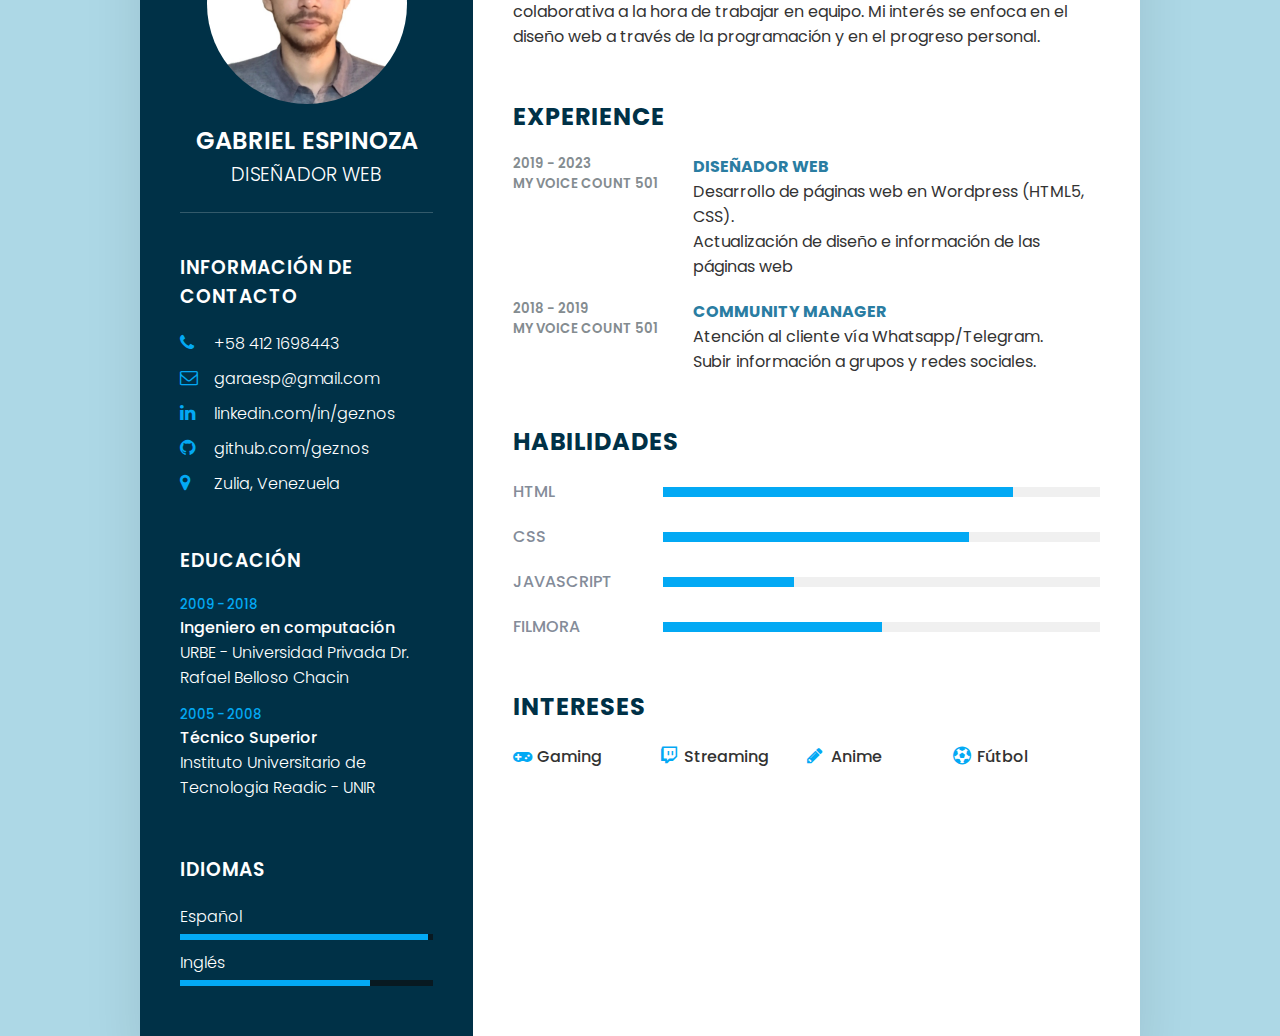
<file: CV/index.html>
<html lang="en">
<head>
    <meta charset="UTF-8">
    <meta name="viewport" content="width=device-width, initial-scale=1.0">
    <title>Gabriel Espinoza CV</title>
    <link rel="stylesheet" type="text/css" href="style.css">
    <link rel="stylesheet" href="https://cdnjs.cloudflare.com/ajax/libs/font-awesome/4.7.0/css/font-awesome.css" integrity="sha512-5A8nwdMOWrSz20fDsjczgUidUBR8liPYU+WymTZP1lmY9G6Oc7HlZv156XqnsgNUzTyMefFTcsFH/tnJE/+xBg==" crossorigin="anonymous" referrerpolicy="no-referrer" />
</head>
<body>
    <div class="container">
        <div class="left_side">
            <div class="profileText">
                <div class="imgBx">
                    <img src="Img/profile.jpeg">
                </div>
                <h2>Gabriel Espinoza<br><span>Diseñador Web</span></h2>
            </div>

            <div class="contactInfo">
                <h3 class="title">Información de contacto</h3>
                <ul>
                    <li>
                        <span class="icon"><i class="fa fa-phone" aria-hidden="true"></i></span>
                        <span class="text">+58 412 1698443</span>
                    </li>
                    <li>
                        <span class="icon"><i class="fa fa-envelope-o" aria-hidden="true"></i></span>
                        <span class="text">garaesp@gmail.com</span>
                    </li>
                    <li>
                        <span class="icon"><i class="fa fa-linkedin" aria-hidden="true"></i></span>
                        <span class="text">linkedin.com/in/geznos</span>
                    </li>
                    <li>
                        <span class="icon"><i class="fa fa-github" aria-hidden="true"></i></span>
                        <span class="text">github.com/geznos</span>
                    </li>
                    <li>
                        <span class="icon"><i class="fa fa-map-marker" aria-hidden="true"></i></span>
                        <span class="text">Zulia, Venezuela</span>
                    </li>                    
                </ul>
            </div>

            <div class="contactInfo education">
                <h3 class="title">Educación</h3>
                <ul>
                    <li>
                        <h5>2009 - 2018</h5>
                        <h4>Ingeniero en computación</h4>
                        <h4>URBE - Universidad Privada Dr. Rafael Belloso Chacin</h4>
                    </li>
                    <li>
                        <h5>2005 - 2008</h5>
                        <h4>Técnico Superior</h4>
                        <h4>Instituto Universitario de Tecnologia Readic - UNIR</h4>
                    </li>                          
                </ul>
            </div>
            
            <div class="contactInfo language">
                <h3 class="title">Idiomas</h3>
                <ul>
                    <li>
                        <span class="text">Español</span>
                        <span class="percent">
                            <div style="width: 98%;"></div>
                        </span>
                    </li>
                    <li>
                        <span class="text">Inglés</span>
                        <span class="percent">
                            <div style="width: 75%;"></div>
                        </span>
                    </li>                                         
                </ul>
            </div>    
        </div>

        <div class="right_side">
            
            <div class="about">
                <h2 class="title2">Acerca de mí</h2>
                <p>Soy un desarrollador web profesional con 3 años de experiencia en
                    diseño de sitios web, así como también una persona detallista,
                    comunicativa y colaborativa a la hora de trabajar en equipo. Mi
                    interés se enfoca en el diseño web a través de la programación y
                    en el progreso personal.
                    </p>
            </div>
            <div class="about">
                <h2 class="title2">Experience</h2>
                <div class="box">
                    <div class="year_company">
                        <h5>2019 - 2023</h5>
                        <h5>My Voice Count 501</h5>
                    </div>
                    <div class="text">
                        <h4>Diseñador Web</h4>
                        <p>Desarrollo de páginas web en Wordpress (HTML5, CSS).</p>
                        <p>Actualización de diseño e información de las páginas web</p>
                    </div>
                </div>

                <div class="box">
                    <div class="year_company">
                        <h5>2018 - 2019</h5>
                        <h5>My Voice Count 501</h5>
                    </div>
                    <div class="text">
                        <h4>Community Manager</h4>
                        <p>Atención al cliente vía Whatsapp/Telegram.</p>
                        <p>Subir información a grupos y redes sociales.                        </p>
                    </div>
                </div>
            </div>
            <div class="about skills">
                <h2 class="title2">Habilidades</h2>
                <div class="box">
                    <h4>HTML</h4>
                    <div class="percent">
                        <div style="width: 80%;"></div>
                    </div>
                </div>
                <div class="box">
                    <h4>CSS</h4>
                    <div class="percent">
                        <div style="width: 70%;"></div>
                    </div>
                </div>
                <div class="box">
                    <h4>JAVASCRIPT</h4>
                    <div class="percent">
                        <div style="width: 30%;"></div>
                    </div>
                </div>
                <div class="box">
                    <h4>FILMORA</h4>
                    <div class="percent">
                        <div style="width: 50%;"></div>
                    </div>
                </div>
            </div>
            <div class="about interest">
                <h2 class="title2">Intereses</h2>
                <ul>
                    <li><i class="fa fa-gamepad" aria-hidden="true"></i>
                        Gaming</li>
                    <li><i class="fa fa-twitch" aria-hidden="true"></i>
                        Streaming</li>
                    <li><i class="fa fa-pencil" aria-hidden="true"></i>
                        Anime</li>
                    <li><i class="fa fa-futbol-o" aria-hidden="true"></i>
                        Fútbol</li>
                </ul>
            </div>


        </div>

    </div>
</body>
</html>
</file>
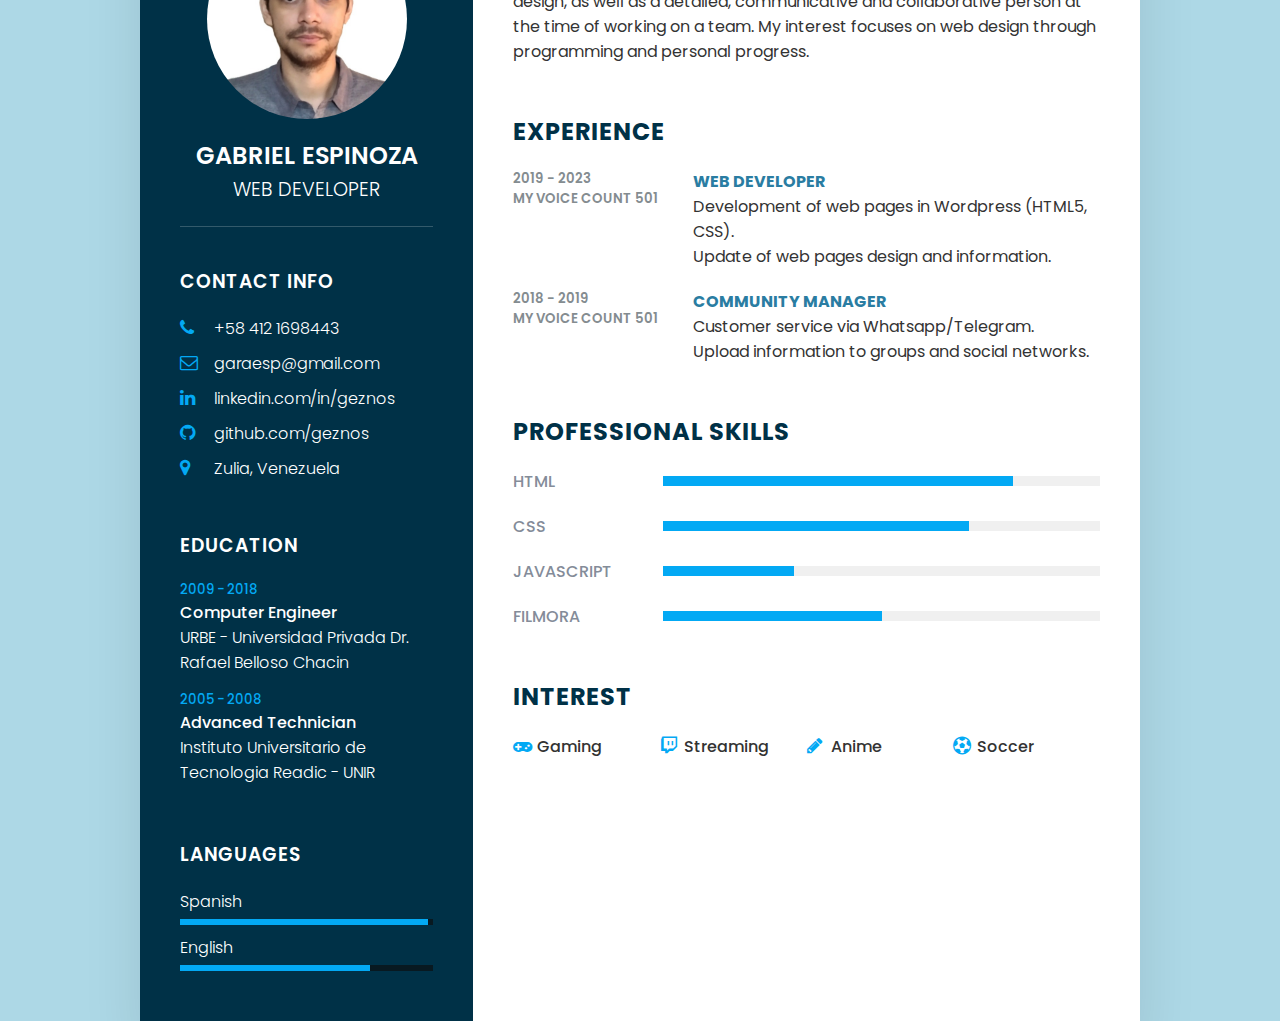
<file: CV_ENG/index.html>
<html lang="en">
<head>
    <meta charset="UTF-8">
    <meta name="viewport" content="width=device-width, initial-scale=1.0">
    <title>Gabriel Espinoza CV</title>
    <link rel="stylesheet" type="text/css" href="style.css">
    <link rel="stylesheet" href="https://cdnjs.cloudflare.com/ajax/libs/font-awesome/4.7.0/css/font-awesome.css" integrity="sha512-5A8nwdMOWrSz20fDsjczgUidUBR8liPYU+WymTZP1lmY9G6Oc7HlZv156XqnsgNUzTyMefFTcsFH/tnJE/+xBg==" crossorigin="anonymous" referrerpolicy="no-referrer" />
</head>
<body>
    <div class="container">
        <div class="left_side">
            <div class="profileText">
                <div class="imgBx">
                    <img src="Img/profile.jpeg">
                </div>
                <h2>Gabriel Espinoza<br><span>Web Developer</span></h2>
            </div>

            <div class="contactInfo">
                <h3 class="title">Contact Info</h3>
                <ul>
                    <li>
                        <span class="icon"><i class="fa fa-phone" aria-hidden="true"></i></span>
                        <span class="text">+58 412 1698443</span>
                    </li>
                    <li>
                        <span class="icon"><i class="fa fa-envelope-o" aria-hidden="true"></i></span>
                        <span class="text">garaesp@gmail.com</span>
                    </li>
                    <li>
                        <span class="icon"><i class="fa fa-linkedin" aria-hidden="true"></i></span>
                        <span class="text">linkedin.com/in/geznos</span>
                    </li>
                    <li>
                        <span class="icon"><i class="fa fa-github" aria-hidden="true"></i></span>
                        <span class="text">github.com/geznos</span>
                    </li>
                    <li>
                        <span class="icon"><i class="fa fa-map-marker" aria-hidden="true"></i></span>
                        <span class="text">Zulia, Venezuela</span>
                    </li>                    
                </ul>
            </div>

            <div class="contactInfo education">
                <h3 class="title">Education</h3>
                <ul>
                    <li>
                        <h5>2009 - 2018</h5>
                        <h4>Computer Engineer</h4>
                        <h4>URBE - Universidad Privada Dr. Rafael Belloso Chacin</h4>
                    </li>
                    <li>
                        <h5>2005 - 2008</h5>
                        <h4>Advanced Technician</h4>
                        <h4>Instituto Universitario de Tecnologia Readic - UNIR</h4>
                    </li>                          
                </ul>
            </div>
            
            <div class="contactInfo language">
                <h3 class="title">Languages</h3>
                <ul>
                    <li>
                        <span class="text">Spanish</span>
                        <span class="percent">
                            <div style="width: 98%;"></div>
                        </span>
                    </li>
                    <li>
                        <span class="text">English</span>
                        <span class="percent">
                            <div style="width: 75%;"></div>
                        </span>
                    </li>                                         
                </ul>
            </div>    
        </div>

        <div class="right_side">
            
            <div class="about">
                <h2 class="title2">Profile</h2>
                <p>I am a professional web developer with 4 years of experience in
                    website design, as well as a detailed, communicative and
                    collaborative person at the time of working on a team. My interest
                    focuses on web design through programming and personal
                    progress.</p>
            </div>
            <div class="about">
                <h2 class="title2">Experience</h2>
                <div class="box">
                    <div class="year_company">
                        <h5>2019 - 2023</h5>
                        <h5>My Voice Count 501</h5>
                    </div>
                    <div class="text">
                        <h4>Web Developer</h4>
                        <p>Development of web pages in Wordpress (HTML5, CSS).</p>
                        <p>Update of web pages design and information.</p>
                    </div>
                </div>

                <div class="box">
                    <div class="year_company">
                        <h5>2018 - 2019</h5>
                        <h5>My Voice Count 501</h5>
                    </div>
                    <div class="text">
                        <h4>Community Manager</h4>
                        <p>Customer service via Whatsapp/Telegram.</p>
                        <p>Upload information to groups and social networks.</p>
                    </div>
                </div>
            </div>
            <div class="about skills">
                <h2 class="title2">Professional Skills</h2>
                <div class="box">
                    <h4>HTML</h4>
                    <div class="percent">
                        <div style="width: 80%;"></div>
                    </div>
                </div>
                <div class="box">
                    <h4>CSS</h4>
                    <div class="percent">
                        <div style="width: 70%;"></div>
                    </div>
                </div>
                <div class="box">
                    <h4>JAVASCRIPT</h4>
                    <div class="percent">
                        <div style="width: 30%;"></div>
                    </div>
                </div>
                <div class="box">
                    <h4>FILMORA</h4>
                    <div class="percent">
                        <div style="width: 50%;"></div>
                    </div>
                </div>
            </div>
            <div class="about interest">
                <h2 class="title2">Interest</h2>
                <ul>
                    <li><i class="fa fa-gamepad" aria-hidden="true"></i>
                        Gaming</li>
                    <li><i class="fa fa-twitch" aria-hidden="true"></i>
                        Streaming</li>
                    <li><i class="fa fa-pencil" aria-hidden="true"></i>
                        Anime</li>
                    <li><i class="fa fa-futbol-o" aria-hidden="true"></i>
                        Soccer</li>
                </ul>
            </div>


        </div>

    </div>
</body>
</html>
</file>
<file: CV/style.css>
@import url('https://fonts.googleapis.com/css?family=Poppins:200,300,400,500,600,700,800,900&display=swap');
*
{
    margin: 0;
    padding: 0;
    box-sizing: border-box;
    font-family: 'Poppins', sans-serif;    
}
body
{
    background-color: lightblue;
    display: flex;
    justify-content: center;
    align-items: center;
    min-height: 100vh;
}
.container
{
    position: relative;
    width: 100%;
    max-width: 1000px;
    min-height: 1000px;
    background: #fff;
    margin: 50px;
    display: grid;
    grid-template-columns: 1fr 2fr;
    box-shadow: 0 35px 55px rgba(0, 0, 0, 0.1);
}
.container .left_side 
{
    position: relative;
    background: #003147;
    padding: 40px;
}
.title
{
    color: #fff;
    text-transform: uppercase;
    font-weight: 600;
    letter-spacing: 1px;
    margin-bottom: 20px;
}
.profileText
{
    position: relative;
    display: flex;
    flex-direction: column;
    align-items: center;
    padding-bottom: 20px;
    border-bottom: 1px solid rgba(255, 255, 255, 0.2);
}
.profileText h2
{
    color: #fff;
    font-size: 1.5em;
    margin-top: 20px;
    text-transform: uppercase;
    text-align: center;
    font-weight: 600;
    line-height: 1.4em;
}
.profileText h2 span
{
    font-size: 0.8em;
    font-weight: 300;
}
.profileText .imgBx
{
    position: relative;
    width: 200px;
    height: 200px;
    border-radius: 50%;
    overflow: hidden;
}
.profileText .imgBx img
{
    position: absolute;
    top: 0;
    left: 0;
    width: 100%;
    height: 100%;
    object-fit: cover;
}
.contactInfo
{
    padding-top: 40px;
}
.contactInfo ul
{
    position: relative;
}
.contactInfo ul li
{
    position: relative;
    list-style: none;
    margin: 10px 0;
    cursor: pointer;
}
.contactInfo ul li .icon
{
    display: inline-block;
    width: 30px;
    font-size: 18px;
    color: #03a9f4;
}
.contactInfo ul li span
{
    color: #fff;
    font-weight: 300;
}
.contactInfo.education li
{
    margin-bottom: 15px;
}
.contactInfo.education h5
{
    color: #03a9f4;
    font-weight: 500;
}
.contactInfo.education h4:nth-child(2)
{
    color: #fff;
    font-weight: 500;
}
.contactInfo.education h4
{
    color: #fff;
    font-weight: 300;
}
.contactInfo.language .percent
{
    position: relative;
    width: 100%;
    height: 6px;
    background: #081921;
    display: block;
    margin-top: 5px;
}
.contactInfo.language .percent div
{
    position: absolute;
    top: 0;
    left: 0;
    height: 100%;
    background: #03a9f4;
}
.container .right_side 
{
    position: relative;
    background: #fff;
    padding: 40px;
}
.about
{
    margin-bottom: 50px;
}
.about:last-child
{
    margin-bottom: 0;
}
.title2
{
    color: #003147;
    text-transform: uppercase;
    letter-spacing: 1px;
    margin-bottom: 10px;
}
p
{
    color: #333;
}
.about .box
{
    display: flex;
    flex-direction: row;
    margin: 20px 0;
}
.about .box .year_company
{
    min-width: 150px;
}
.about .box .year_company h5
{
    text-transform: uppercase;
    color: #848c90;
    font-weight: 600;
}
.year_company
{
    margin-right: 30px;
}
.about .box .text h4
{
    text-transform: uppercase;
    color: #2a7da2;
    font-size: 16px;
}
.skills .box
{
    position: relative;
    width: 100%;
    display: grid;
    grid-template-columns: 150px 1fr;
    justify-content: center;
    align-items: center;
}
.skills .box h4
{
    text-transform: uppercase;
    color: #848c99;
    font-weight: 500;
}
.skills .box .percent 
{
    position: relative;
    width: 100%;
    height: 10px;
    background: #f0f0f0;
}
.skills .box .percent div
{
    position: absolute;
    top: 0;
    left: 0;
    height: 100%;
    background: #03a9f4;
}
.interest ul
{
    display: grid;
    grid-template-columns: repeat(4,1fr);
}
.interest ul li
{
    list-style: none;
    color: #333;
    font-weight: 500;
    margin: 10px 0;
}
.interest ul li .fa
{
    color: #03a9f4;
    font-size: 18px;
    width: 20px;
}

@media (max-width: 1000px)
{
    .container
    {
        margin: 10px;
        grid-template-columns: repeat(1,1fr);
    }
    .interest ul
    {
        grid-template-columns: repeat(2,1fr);
    }
}

@media (max-width: 600px)
{
    .about .box
    {
        flex-direction: column;
    }
    .about .box .year_company
    {
        margin-bottom: 5px;
    }
    .interest ul
    {
        grid-template-columns: repeat(1,1fr);
    }
    .skills .box
    {
        grid-template-columns: repeat(1,1fr);
    }
}
</file>
<file: CV_ENG/style.css>
@import url('https://fonts.googleapis.com/css?family=Poppins:200,300,400,500,600,700,800,900&display=swap');
*
{
    margin: 0;
    padding: 0;
    box-sizing: border-box;
    font-family: 'Poppins', sans-serif;    
}
body
{
    background-color: lightblue;
    display: flex;
    justify-content: center;
    align-items: center;
    min-height: 100vh;
}
.container
{
    position: relative;
    width: 100%;
    max-width: 1000px;
    min-height: 1000px;
    background: #fff;
    margin: 50px;
    display: grid;
    grid-template-columns: 1fr 2fr;
    box-shadow: 0 35px 55px rgba(0, 0, 0, 0.1);
}
.container .left_side 
{
    position: relative;
    background: #003147;
    padding: 40px;
}
.title
{
    color: #fff;
    text-transform: uppercase;
    font-weight: 600;
    letter-spacing: 1px;
    margin-bottom: 20px;
}
.profileText
{
    position: relative;
    display: flex;
    flex-direction: column;
    align-items: center;
    padding-bottom: 20px;
    border-bottom: 1px solid rgba(255, 255, 255, 0.2);
}
.profileText h2
{
    color: #fff;
    font-size: 1.5em;
    margin-top: 20px;
    text-transform: uppercase;
    text-align: center;
    font-weight: 600;
    line-height: 1.4em;
}
.profileText h2 span
{
    font-size: 0.8em;
    font-weight: 300;
}
.profileText .imgBx
{
    position: relative;
    width: 200px;
    height: 200px;
    border-radius: 50%;
    overflow: hidden;
}
.profileText .imgBx img
{
    position: absolute;
    top: 0;
    left: 0;
    width: 100%;
    height: 100%;
    object-fit: cover;
}
.contactInfo
{
    padding-top: 40px;
}
.contactInfo ul
{
    position: relative;
}
.contactInfo ul li
{
    position: relative;
    list-style: none;
    margin: 10px 0;
    cursor: pointer;
}
.contactInfo ul li .icon
{
    display: inline-block;
    width: 30px;
    font-size: 18px;
    color: #03a9f4;
}
.contactInfo ul li span
{
    color: #fff;
    font-weight: 300;
}
.contactInfo.education li
{
    margin-bottom: 15px;
}
.contactInfo.education h5
{
    color: #03a9f4;
    font-weight: 500;
}
.contactInfo.education h4:nth-child(2)
{
    color: #fff;
    font-weight: 500;
}
.contactInfo.education h4
{
    color: #fff;
    font-weight: 300;
}
.contactInfo.language .percent
{
    position: relative;
    width: 100%;
    height: 6px;
    background: #081921;
    display: block;
    margin-top: 5px;
}
.contactInfo.language .percent div
{
    position: absolute;
    top: 0;
    left: 0;
    height: 100%;
    background: #03a9f4;
}
.container .right_side 
{
    position: relative;
    background: #fff;
    padding: 40px;
}
.about
{
    margin-bottom: 50px;
}
.about:last-child
{
    margin-bottom: 0;
}
.title2
{
    color: #003147;
    text-transform: uppercase;
    letter-spacing: 1px;
    margin-bottom: 10px;
}
p
{
    color: #333;
}
.about .box
{
    display: flex;
    flex-direction: row;
    margin: 20px 0;
}
.about .box .year_company
{
    min-width: 150px;
}
.about .box .year_company h5
{
    text-transform: uppercase;
    color: #848c90;
    font-weight: 600;
}
.year_company
{
    margin-right: 30px;
}
.about .box .text h4
{
    text-transform: uppercase;
    color: #2a7da2;
    font-size: 16px;
}
.skills .box
{
    position: relative;
    width: 100%;
    display: grid;
    grid-template-columns: 150px 1fr;
    justify-content: center;
    align-items: center;
}
.skills .box h4
{
    text-transform: uppercase;
    color: #848c99;
    font-weight: 500;
}
.skills .box .percent 
{
    position: relative;
    width: 100%;
    height: 10px;
    background: #f0f0f0;
}
.skills .box .percent div
{
    position: absolute;
    top: 0;
    left: 0;
    height: 100%;
    background: #03a9f4;
}
.interest ul
{
    display: grid;
    grid-template-columns: repeat(4,1fr);
}
.interest ul li
{
    list-style: none;
    color: #333;
    font-weight: 500;
    margin: 10px 0;
}
.interest ul li .fa
{
    color: #03a9f4;
    font-size: 18px;
    width: 20px;
}

@media (max-width: 1000px)
{
    .container
    {
        margin: 10px;
        grid-template-columns: repeat(1,1fr);
    }
    .interest ul
    {
        grid-template-columns: repeat(2,1fr);
    }
}

@media (max-width: 600px)
{
    .about .box
    {
        flex-direction: column;
    }
    .about .box .year_company
    {
        margin-bottom: 5px;
    }
    .interest ul
    {
        grid-template-columns: repeat(1,1fr);
    }
    .skills .box
    {
        grid-template-columns: repeat(1,1fr);
    }
}
</file>
